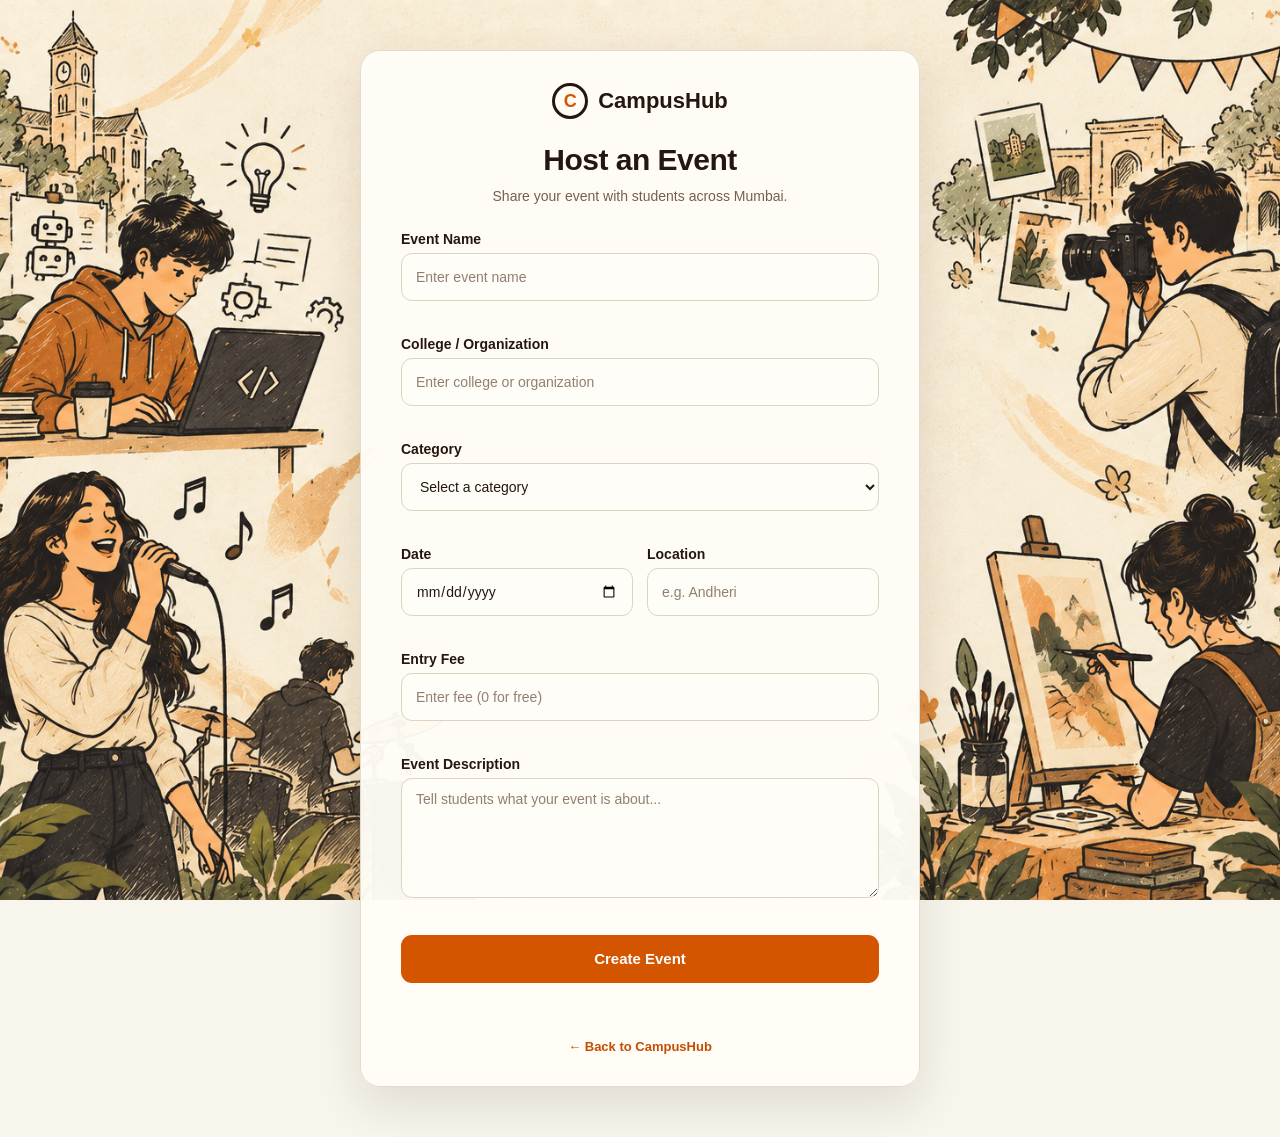
<file: host.html>
<!DOCTYPE html>
<html lang="en">

<head>
    <meta charset="UTF-8">
    <meta name="viewport" content="width=device-width, initial-scale=1.0">

    <title>Host an Event | CampusHub</title>

    <link rel="stylesheet" href="host.css">
</head>

<body>

    <main class="host-page">

        <div class="host-container">

            <!-- Logo -->

            <a href="index.html" class="host-logo">
                <span class="logo-icon">C</span>
                <span>CampusHub</span>
            </a>


            <!-- Header -->

            <div class="host-header">

                <h1>Host an Event</h1>

                <p>
                    Share your event with students across Mumbai.
                </p>

            </div>


            <!-- Event Form -->

            <form class="host-form" id="host-form" novalidate>

                <!-- Event Name -->

                <div class="form-group">

                    <label for="event-name">
                        Event Name
                    </label>

                    <input
                        type="text"
                        id="event-name"
                        placeholder="Enter event name"
                    >

                    <p class="error-message" id="event-name-error"></p>

                </div>


                <!-- College -->

                <div class="form-group">

                    <label for="college">
                        College / Organization
                    </label>

                    <input
                        type="text"
                        id="college"
                        placeholder="Enter college or organization"
                    >

                    <p class="error-message" id="college-error"></p>

                </div>


                <!-- Category -->

                <div class="form-group">

                    <label for="category">
                        Category
                    </label>

                    <select id="category">

                        <option value="">
                            Select a category
                        </option>

                        <option value="Hackathons">
                            Hackathons
                        </option>

                        <option value="Workshops">
                            Workshops
                        </option>

                        <option value="Competitions">
                            Competitions
                        </option>

                        <option value="Tech">
                            Tech
                        </option>

                        <option value="Design">
                            Design
                        </option>

                        <option value="Entrepreneurship">
                            Entrepreneurship
                        </option>

                    </select>

                    <p class="error-message" id="category-error"></p>

                </div>


                <!-- Date and Location -->

                <div class="form-row">

                    <div class="form-group">

                        <label for="event-date">
                            Date
                        </label>

                        <input
                            type="date"
                            id="event-date"
                        >

                        <p class="error-message" id="date-error"></p>

                    </div>


                    <div class="form-group">

                        <label for="location">
                            Location
                        </label>

                        <input
                            type="text"
                            id="location"
                            placeholder="e.g. Andheri"
                        >

                        <p class="error-message" id="location-error"></p>

                    </div>

                </div>


                <!-- Entry Fee -->

                <div class="form-group">

                    <label for="fee">
                        Entry Fee
                    </label>

                    <input
                        type="number"
                        id="fee"
                        placeholder="Enter fee (0 for free)"
                        min="0"
                    >

                    <p class="error-message" id="fee-error"></p>

                </div>


                <!-- Description -->

                <div class="form-group">

                    <label for="description">
                        Event Description
                    </label>

                    <textarea
                        id="description"
                        placeholder="Tell students what your event is about..."
                        rows="5"
                    ></textarea>

                    <p class="error-message" id="description-error"></p>

                </div>


                <!-- Submit -->

                <button
                    type="submit"
                    class="host-submit"
                >
                    Create Event
                </button>

                <p
                    class="success-message"
                    id="success-message"
                ></p>

            </form>


            <!-- Back -->

            <p class="back-text">

                <a href="index.html">
                    ← Back to CampusHub
                </a>

            </p>

        </div>

    </main>


    <script src="host.js"></script>

</body>

</html>
</file>
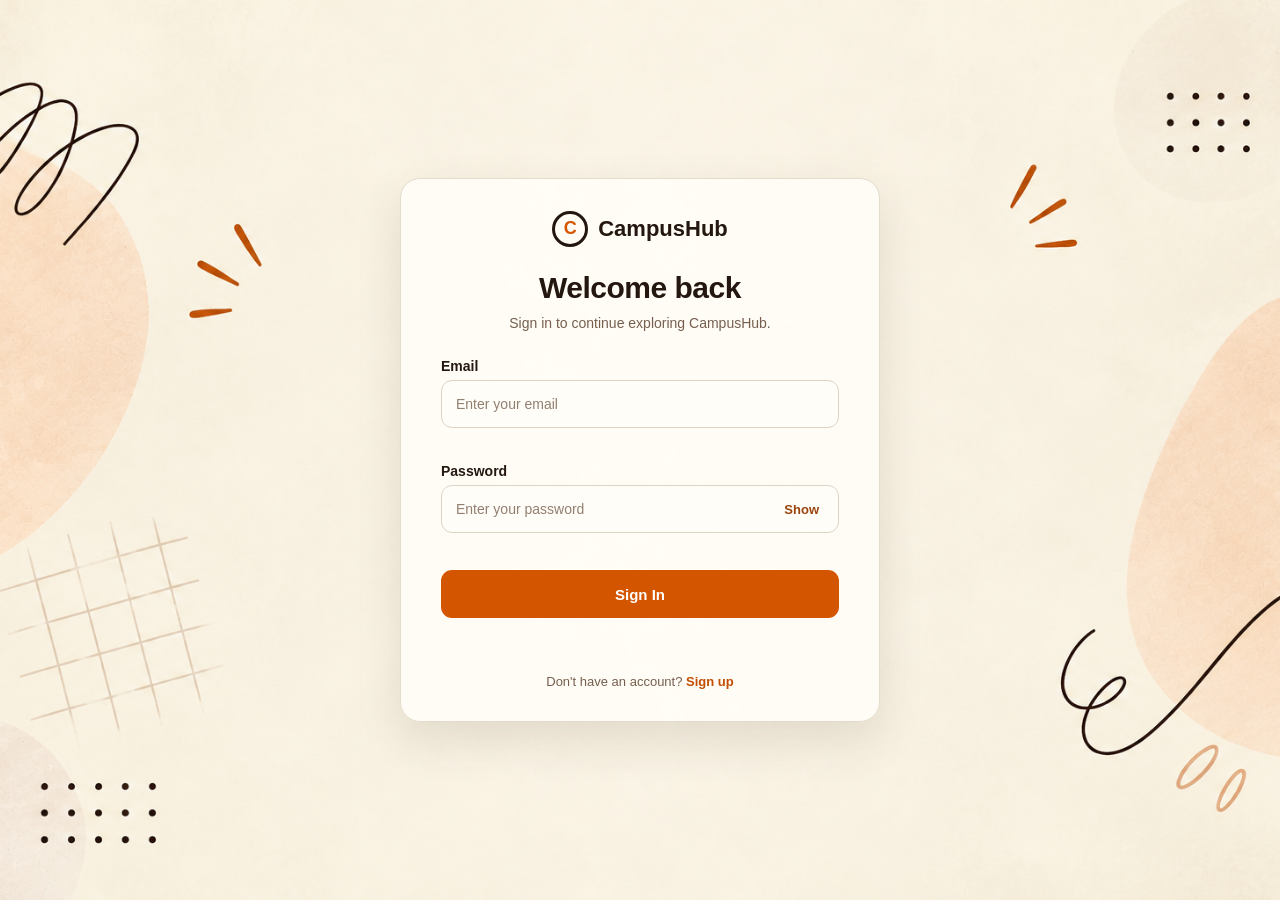
<file: signin.html>
<!DOCTYPE html>
<html lang="en">

<head>
    <meta charset="UTF-8">
    <meta name="viewport" content="width=device-width, initial-scale=1.0">

    <title>Sign In | CampusHub</title>

    <link rel="stylesheet" href="signin.css">
</head>

<body>

    <main class="signin-page">

        <div class="signin-container">

            <a href="index.html" class="signin-logo">
                <span class="logo-icon">C</span>
                <span>CampusHub</span>
            </a>

            <div class="signin-header">
                <h1>Welcome back</h1>

                <p>
                    Sign in to continue exploring CampusHub.
                </p>
            </div>

            <form class="signin-form" id="signin-form" novalidate>

                <div class="form-group">

                    <label for="email">
                        Email
                    </label>

                    <input
                        type="email"
                        id="email"
                        name="email"
                        placeholder="Enter your email"
                        autocomplete="email"
                    >

                    <p class="error-message" id="email-error"></p>

                </div>


                <div class="form-group">

                    <label for="password">
                        Password
                    </label>

                    <div class="password-wrapper">

                        <input
                            type="password"
                            id="password"
                            name="password"
                            placeholder="Enter your password"
                            autocomplete="current-password"
                        >

                        <button
                            type="button"
                            class="password-toggle"
                            id="password-toggle"
                        >
                            Show
                        </button>

                    </div>

                    <p class="error-message" id="password-error"></p>

                </div>


                <button
                    type="submit"
                    class="signin-button"
                >
                    Sign In
                </button>

                <p
                    class="success-message"
                    id="success-message"
                ></p>

            </form>


            <p class="signup-text">

                Don't have an account?

                <a href="signup.html">
                    Sign up
                </a>

            </p>

        </div>

    </main>


    <script src="signin.js"></script>

</body>

</html>
</file>
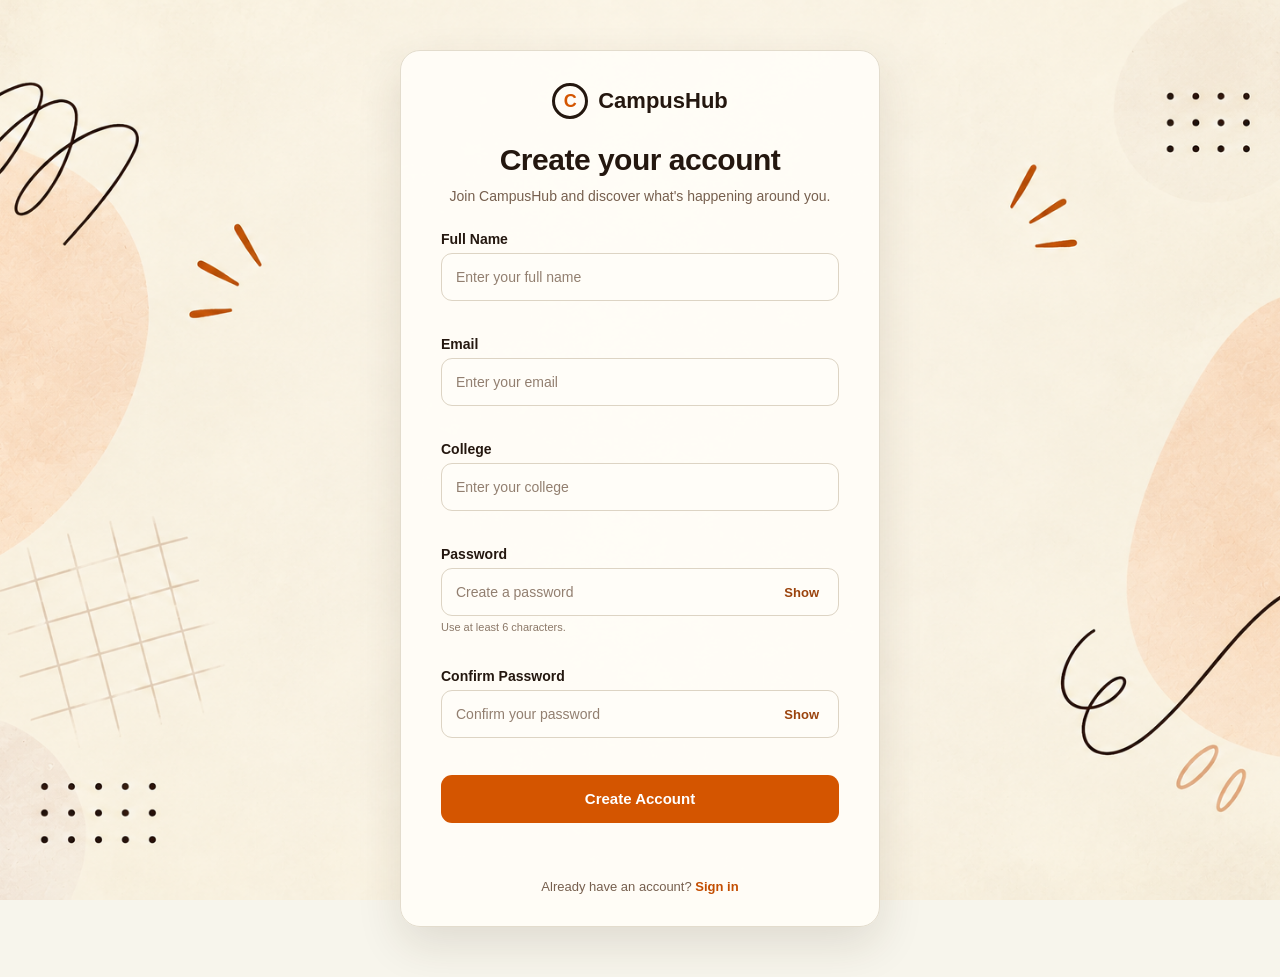
<file: signup.html>
<!DOCTYPE html>
<html lang="en">

<head>
    <meta charset="UTF-8">
    <meta name="viewport" content="width=device-width, initial-scale=1.0">

    <title>Sign Up | CampusHub</title>

    <link rel="stylesheet" href="signup.css">
</head>

<body>

    <main class="signup-page">

        <div class="signup-container">

            <!-- Logo -->
            <a href="index.html" class="signup-logo">
                <span class="logo-icon">C</span>
                <span>CampusHub</span>
            </a>


            <!-- Heading -->
            <div class="signup-header">

                <h1>Create your account</h1>

                <p>
                    Join CampusHub and discover what's happening around you.
                </p>

            </div>


            <!-- Signup Form -->
            <form class="signup-form" id="signup-form" novalidate>


                <!-- Full Name -->
                <div class="form-group">

                    <label for="name">
                        Full Name
                    </label>

                    <input
                        type="text"
                        id="name"
                        name="name"
                        placeholder="Enter your full name"
                        autocomplete="name"
                    >

                    <p class="error-message" id="name-error"></p>

                </div>


                <!-- Email -->
                <div class="form-group">

                    <label for="email">
                        Email
                    </label>

                    <input
                        type="email"
                        id="email"
                        name="email"
                        placeholder="Enter your email"
                        autocomplete="email"
                    >

                    <p class="error-message" id="email-error"></p>

                </div>


                <!-- College -->
                <div class="form-group">

                    <label for="college">
                        College
                    </label>

                    <input
                        type="text"
                        id="college"
                        name="college"
                        placeholder="Enter your college"
                        autocomplete="organization"
                    >

                    <p class="error-message" id="college-error"></p>

                </div>


                <!-- Password -->
                <div class="form-group">

                    <label for="password">
                        Password
                    </label>

                    <div class="password-wrapper">

                        <input
                            type="password"
                            id="password"
                            name="password"
                            placeholder="Create a password"
                            autocomplete="new-password"
                        >

                        <button
                            type="button"
                            class="password-toggle"
                            id="password-toggle"
                            aria-label="Show password"
                        >
                            Show
                        </button>

                    </div>

                    <p class="password-hint">
                        Use at least 6 characters.
                    </p>

                    <p class="error-message" id="password-error"></p>

                </div>


                <!-- Confirm Password -->
                <div class="form-group">

                    <label for="confirm-password">
                        Confirm Password
                    </label>

                    <div class="password-wrapper">

                        <input
                            type="password"
                            id="confirm-password"
                            name="confirm-password"
                            placeholder="Confirm your password"
                            autocomplete="new-password"
                        >

                        <button
                            type="button"
                            class="password-toggle"
                            id="confirm-password-toggle"
                            aria-label="Show password"
                        >
                            Show
                        </button>

                    </div>

                    <p class="error-message" id="confirm-password-error"></p>

                </div>


                <!-- Submit -->
                <button
                    type="submit"
                    class="signup-button"
                >
                    Create Account
                </button>


                <!-- Success Message -->
                <p
                    class="success-message"
                    id="success-message"
                ></p>

            </form>


            <!-- Login -->
            <p class="login-text">

                Already have an account?

                <a href="signin.html">
                    Sign in
                </a>

            </p>

        </div>

    </main>


    <script src="signup.js"></script>

</body>

</html>
</file>
<file: host.css>
* {
    box-sizing: border-box;
}

body {
    margin: 0;

    font-family: Arial, Helvetica, sans-serif;

    background-color: #f7f5ec;
    background-image: url("host-background.png");
    background-size: cover;
    background-position: center;
    background-attachment: fixed;

    color: #24170f;
}

.host-page {
    min-height: 100vh;

    display: flex;
    justify-content: center;
    align-items: center;

    padding: 50px 20px;
}

.host-container {
    width: 100%;
    max-width: 560px;

    padding: 32px 40px;

    background: rgba(255, 253, 247, 0.96);

    border: 1px solid #e3dccd;
    border-radius: 20px;

    box-shadow: 0 18px 45px rgba(55, 39, 20, 0.12);

    position: relative;
    z-index: 2;
}


/* Logo */

.host-logo {
    display: flex;
    align-items: center;
    justify-content: center;

    gap: 10px;

    margin-bottom: 24px;

    color: #24170f;
    text-decoration: none;

    font-size: 22px;
    font-weight: 700;
}

.logo-icon {
    width: 36px;
    height: 36px;

    display: flex;
    align-items: center;
    justify-content: center;

    border: 3px solid #24170f;
    border-radius: 50%;

    color: #d45500;

    font-size: 18px;
    font-weight: 700;
}


/* Header */

.host-header {
    text-align: center;

    margin-bottom: 24px;
}

.host-header h1 {
    margin: 0 0 8px;

    font-size: 30px;
    line-height: 1.15;
    letter-spacing: -0.5px;
}

.host-header p {
    margin: 0;

    color: #765f4e;

    font-size: 14px;
    line-height: 1.5;
}


/* Form */

.host-form {
    display: flex;
    flex-direction: column;

    gap: 16px;
}

.form-group {
    display: flex;
    flex-direction: column;
}

.form-group label {
    margin-bottom: 6px;

    font-size: 14px;
    font-weight: 600;
}


/* Inputs */

.form-group input,
.form-group select,
.form-group textarea {
    width: 100%;

    border: 1px solid #ddd4c4;
    border-radius: 11px;

    background: #fffdf8;
    color: #24170f;

    font-family: inherit;
    font-size: 14px;

    outline: none;

    transition:
        border-color 0.2s ease,
        box-shadow 0.2s ease,
        background 0.2s ease;
}

.form-group input,
.form-group select {
    height: 48px;

    padding: 0 14px;
}

.form-group textarea {
    padding: 12px 14px;

    resize: vertical;

    min-height: 120px;
}

.form-group input::placeholder,
.form-group textarea::placeholder {
    color: #927f70;
}

.form-group input:focus,
.form-group select:focus,
.form-group textarea:focus {
    border-color: #d45500;

    background: #ffffff;

    box-shadow: 0 0 0 3px rgba(212, 85, 0, 0.10);
}


/* Date + Location */

.form-row {
    display: grid;

    grid-template-columns: 1fr 1fr;

    gap: 14px;
}


/* Errors */

.error-message {
    min-height: 15px;

    margin: 4px 0 0;

    color: #c0392b;

    font-size: 12px;
    line-height: 1.3;
}

.input-error {
    border-color: #c0392b !important;

    box-shadow: 0 0 0 3px rgba(192, 57, 43, 0.08) !important;
}


/* Create Event Button */

.host-submit {
    width: 100%;
    height: 48px;

    margin-top: 2px;

    border: none;
    border-radius: 11px;

    background: #d45500;
    color: white;

    font-size: 15px;
    font-weight: 600;

    cursor: pointer;

    transition:
        background 0.2s ease,
        transform 0.2s ease,
        box-shadow 0.2s ease;
}

.host-submit:hover {
    background: #b94700;

    box-shadow: 0 8px 20px rgba(212, 85, 0, 0.18);
}

.host-submit:active {
    transform: translateY(1px);
}


/* Success Message */

.success-message {
    margin: 0;

    min-height: 20px;

    text-align: center;

    color: #26734d;

    font-size: 13px;
    font-weight: 600;
}


/* Back Link */

.back-text {
    margin: 20px 0 0;

    text-align: center;

    font-size: 13px;
}

.back-text a {
    color: #c34d00;

    font-weight: 600;

    text-decoration: none;
}

.back-text a:hover {
    text-decoration: underline;
}


/* Responsive */

@media (max-width: 600px) {

    .host-page {
        padding: 20px 14px;

        align-items: flex-start;
    }

    .host-container {
        margin-top: 20px;

        padding: 28px 22px;

        border-radius: 18px;
    }

    .host-header h1 {
        font-size: 28px;
    }

    .host-header p {
        font-size: 13px;
    }

    .form-row {
        grid-template-columns: 1fr;
    }
}
</file>
<file: signin.css>
* {
    box-sizing: border-box;
}

body {
    margin: 0;

    font-family: Arial, Helvetica, sans-serif;

    background-color: #f7f5ec;
    background-image: url("sign-in-background.png");
    background-size: cover;
    background-position: center;
    background-attachment: fixed;

    color: #24170f;
}

.signin-page {
    min-height: 100vh;
    display: flex;
    justify-content: center;
    align-items: center;
    padding: 50px 20px;
}

.signin-container {
    width: 100%;
    max-width: 480px;

    padding: 32px 40px;

    background: rgba(255, 253, 247, 0.96);

    border: 1px solid #e3dccd;
    border-radius: 20px;

    box-shadow: 0 18px 45px rgba(55, 39, 20, 0.12);

    position: relative;
    z-index: 2;
}

/* Logo */

.signin-logo {
    display: flex;
    align-items: center;
    justify-content: center;
    gap: 10px;

    margin-bottom: 24px;

    color: #24170f;
    text-decoration: none;

    font-size: 22px;
    font-weight: 700;
}

.logo-icon {
    width: 36px;
    height: 36px;

    display: flex;
    align-items: center;
    justify-content: center;

    border: 3px solid #24170f;
    border-radius: 50%;

    color: #d45500;

    font-size: 18px;
    font-weight: 700;
}

/* Header */

.signin-header {
    text-align: center;
    margin-bottom: 24px;
}

.signin-header h1 {
    margin: 0 0 8px;

    font-size: 30px;
    line-height: 1.15;
    letter-spacing: -0.5px;
}

.signin-header p {
    margin: 0;

    color: #765f4e;

    font-size: 14px;
    line-height: 1.5;
}

/* Form */

.signin-form {
    display: flex;
    flex-direction: column;
    gap: 16px;
}

.form-group {
    display: flex;
    flex-direction: column;
}

.form-group label {
    margin-bottom: 6px;

    font-size: 14px;
    font-weight: 600;
}

.form-group input {
    width: 100%;
    height: 48px;

    padding: 0 14px;

    border: 1px solid #ddd4c4;
    border-radius: 11px;

    background: #fffdf8;
    color: #24170f;

    font-size: 14px;

    outline: none;

    transition:
        border-color 0.2s ease,
        box-shadow 0.2s ease,
        background 0.2s ease;
}

.form-group input::placeholder {
    color: #927f70;
}

.form-group input:focus {
    border-color: #d45500;

    background: #ffffff;

    box-shadow: 0 0 0 3px rgba(212, 85, 0, 0.10);
}

/* Password */

.password-wrapper {
    position: relative;
}

.password-wrapper input {
    padding-right: 65px;
}

.password-toggle {
    position: absolute;

    top: 50%;
    right: 14px;

    transform: translateY(-50%);

    border: none;
    background: transparent;

    color: #9b430d;

    font-size: 13px;
    font-weight: 600;

    cursor: pointer;
}

.password-toggle:hover {
    color: #d45500;
}

/* Errors */

.error-message {
    min-height: 15px;

    margin: 4px 0 0;

    color: #c0392b;

    font-size: 12px;
    line-height: 1.3;
}

.form-group input.input-error {
    border-color: #c0392b;

    box-shadow: 0 0 0 3px rgba(192, 57, 43, 0.08);
}

/* Sign In Button */

.signin-button {
    width: 100%;
    height: 48px;

    margin-top: 2px;

    border: none;
    border-radius: 11px;

    background: #d45500;
    color: white;

    font-size: 15px;
    font-weight: 600;

    cursor: pointer;

    transition:
        background 0.2s ease,
        transform 0.2s ease,
        box-shadow 0.2s ease;
}

.signin-button:hover {
    background: #b94700;

    box-shadow: 0 8px 20px rgba(212, 85, 0, 0.18);
}

.signin-button:active {
    transform: translateY(1px);
}

/* Success Message */

.success-message {
    margin: 0;

    min-height: 20px;

    text-align: center;

    color: #26734d;

    font-size: 13px;
    font-weight: 600;
}

/* Sign Up Link */

.signup-text {
    margin: 20px 0 0;

    text-align: center;

    color: #765f4e;

    font-size: 13px;
}

.signup-text a {
    color: #c34d00;

    font-weight: 600;

    text-decoration: none;
}

.signup-text a:hover {
    text-decoration: underline;
}

/* Responsive */

@media (max-width: 600px) {

    .signin-page {
        padding: 20px 14px;
        align-items: flex-start;
    }

    .signin-container {
    width: 100%;
    max-width: 480px;

    padding: 32px 40px;

    background: rgba(255, 253, 247, 0.96);

    border: 1px solid #e3dccd;
    border-radius: 20px;

    box-shadow:
        0 18px 45px rgba(55, 39, 20, 0.12);

    position: relative;
    z-index: 2;
}

    .signin-header h1 {
        font-size: 28px;
    }

    .signin-header p {
        font-size: 13px;
    }
}
</file>
<file: signup.css>
* {
    box-sizing: border-box;
}

body {
    margin: 0;

    font-family: Arial, Helvetica, sans-serif;

    background-color: #f7f5ec;
    background-image: url("sign-in-background.png");
    background-size: cover;
    background-position: center;
    background-attachment: fixed;

    color: #24170f;
}

.signup-page {
    min-height: 100vh;
    display: flex;
    justify-content: center;
    align-items: center;
    padding: 50px 20px;
}


.signup-container {
    width: 100%;
    max-width: 480px;

    padding: 32px 40px;

    background: rgba(255, 253, 247, 0.96);

    border: 1px solid #e3dccd;
    border-radius: 20px;

    box-shadow:
        0 18px 45px rgba(55, 39, 20, 0.12);

    position: relative;
    z-index: 2;
}

/* Logo */

.signup-logo {
    display: flex;
    align-items: center;
    justify-content: center;
    gap: 10px;

    margin-bottom: 24px;

    color: #24170f;
    text-decoration: none;

    font-size: 22px;
    font-weight: 700;
}

.logo-icon {
    width: 36px;
    height: 36px;

    display: flex;
    align-items: center;
    justify-content: center;

    border: 3px solid #24170f;
    border-radius: 50%;

    color: #d45500;

    font-size: 18px;
    font-weight: 700;
}

/* Header */

.signup-header {
    text-align: center;
    margin-bottom: 24px;
}

.signup-header h1 {
    margin: 0 0 8px;

    font-size: 30px;
    line-height: 1.15;
    letter-spacing: -0.5px;
}

.signup-header p {
    margin: 0;

    color: #765f4e;

    font-size: 14px;
    line-height: 1.5;
}

/* Form */

.signup-form {
    display: flex;
    flex-direction: column;
    gap: 16px;
}

.form-group {
    display: flex;
    flex-direction: column;
}

.form-group label {
    margin-bottom: 6px;

    font-size: 14px;
    font-weight: 600;
}

.form-group input {
    width: 100%;
    height: 48px;

    padding: 0 14px;

    border: 1px solid #ddd4c4;
    border-radius: 11px;

    background: #fffdf8;
    color: #24170f;

    font-size: 14px;

    outline: none;

    transition:
        border-color 0.2s ease,
        box-shadow 0.2s ease,
        background 0.2s ease;
}

.form-group input::placeholder {
    color: #927f70;
}

.form-group input:focus {
    border-color: #d45500;

    background: #ffffff;

    box-shadow: 0 0 0 3px rgba(212, 85, 0, 0.10);
}

/* Password */

.password-wrapper {
    position: relative;
}

.password-wrapper input {
    padding-right: 65px;
}

.password-toggle {
    position: absolute;

    top: 50%;
    right: 14px;

    transform: translateY(-50%);

    border: none;
    background: transparent;

    color: #9b430d;

    font-size: 13px;
    font-weight: 600;

    cursor: pointer;
}

.password-toggle:hover {
    color: #d45500;
}

.password-hint {
    margin: 5px 0 0;

    color: #8b7868;

    font-size: 11px;
}

/* Errors */

.error-message {
    min-height: 15px;

    margin: 4px 0 0;

    color: #c0392b;

    font-size: 12px;
    line-height: 1.3;
}

.form-group input.input-error {
    border-color: #c0392b;

    box-shadow: 0 0 0 3px rgba(192, 57, 43, 0.08);
}

/* Signup Button */

.signup-button {
    width: 100%;
    height: 48px;

    margin-top: 2px;

    border: none;
    border-radius: 11px;

    background: #d45500;
    color: white;

    font-size: 15px;
    font-weight: 600;

    cursor: pointer;

    transition:
        background 0.2s ease,
        transform 0.2s ease,
        box-shadow 0.2s ease;
}

.signup-button:hover {
    background: #b94700;

    box-shadow: 0 8px 20px rgba(212, 85, 0, 0.18);
}

.signup-button:active {
    transform: translateY(1px);
}

/* Success Message */

.success-message {
    margin: 0;

    min-height: 20px;

    text-align: center;

    color: #26734d;

    font-size: 13px;
    font-weight: 600;
}

/* Login Link */

.login-text {
    margin: 20px 0 0;

    text-align: center;

    color: #765f4e;

    font-size: 13px;
}

.login-text a {
    color: #c34d00;

    font-weight: 600;

    text-decoration: none;
}

.login-text a:hover {
    text-decoration: underline;
}

/* Responsive */

@media (max-width: 600px) {

    .signup-page {
        padding: 20px 14px;
        align-items: flex-start;
    }

    .signup-container {
        margin-top: 20px;

        padding: 28px 22px;

        border-radius: 18px;
    }

    .signup-header h1 {
        font-size: 28px;
    }

    .signup-header p {
        font-size: 13px;
    }
}
</file>
